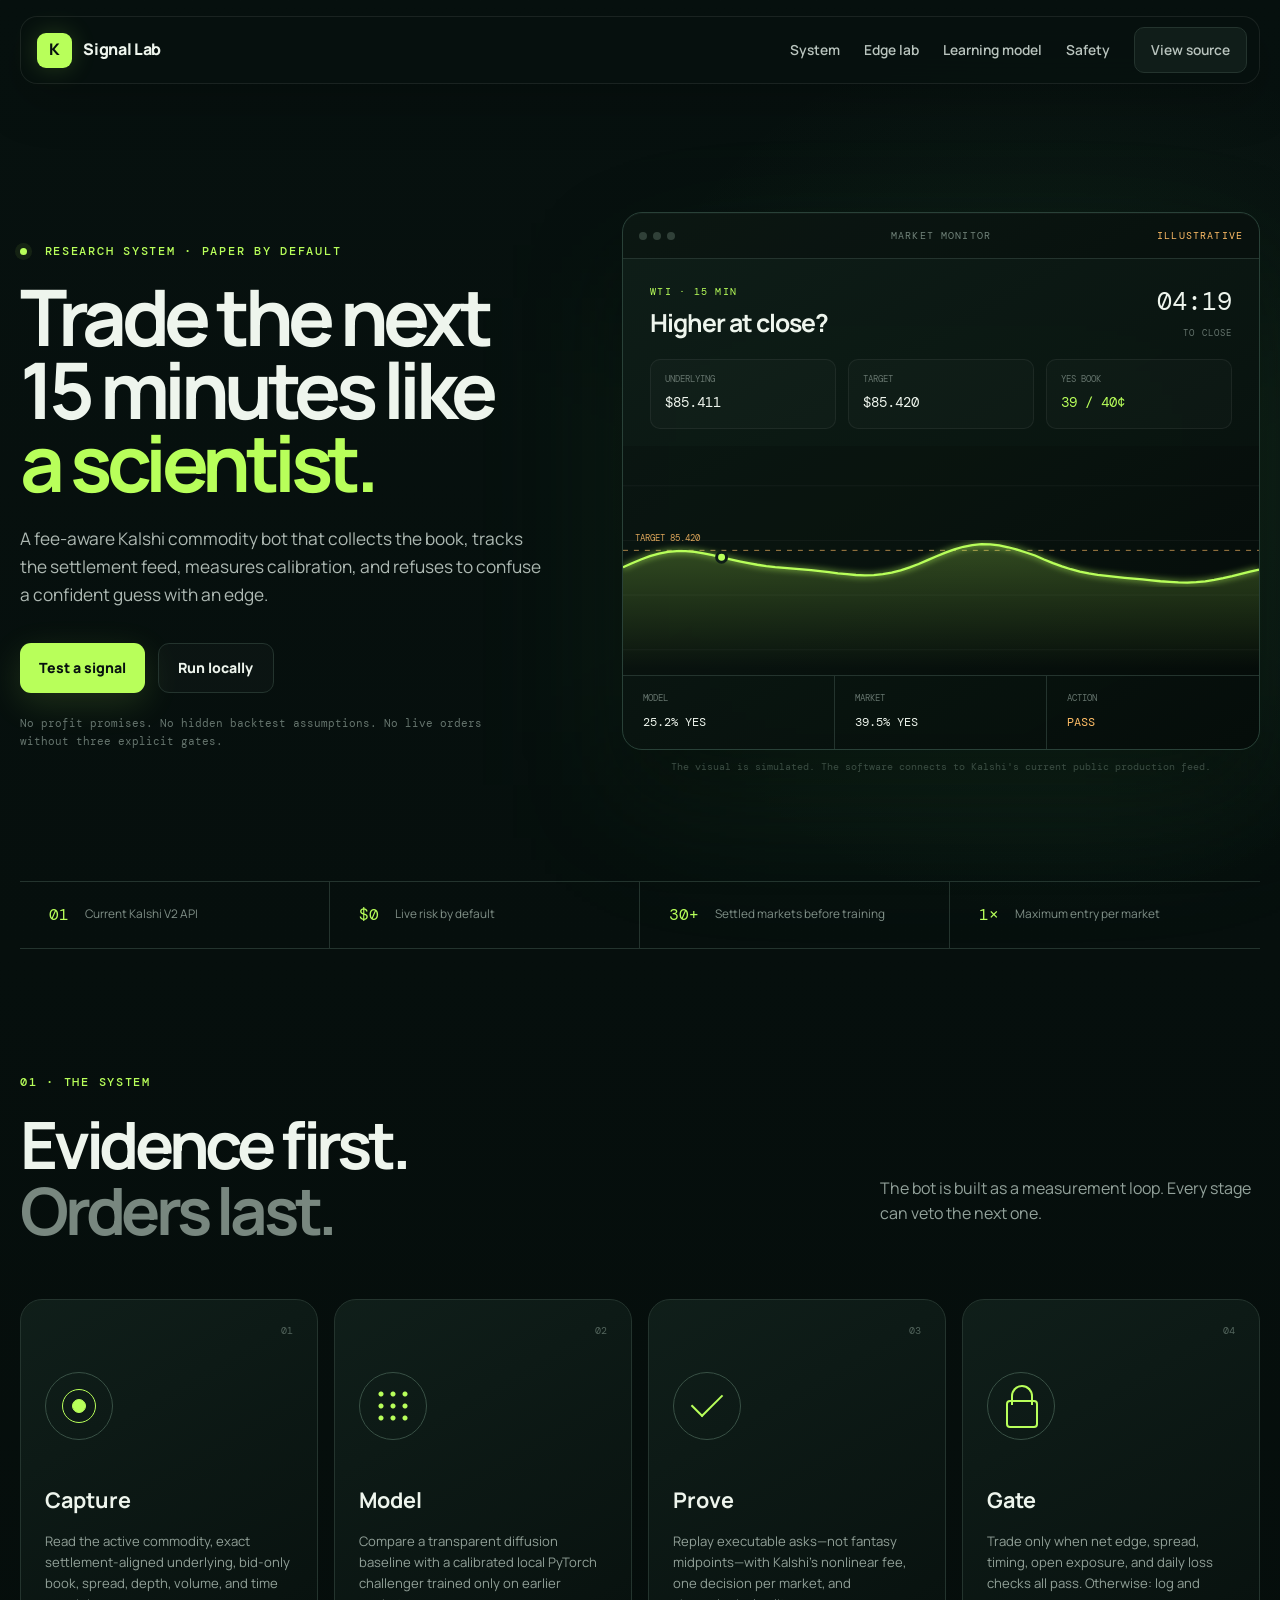
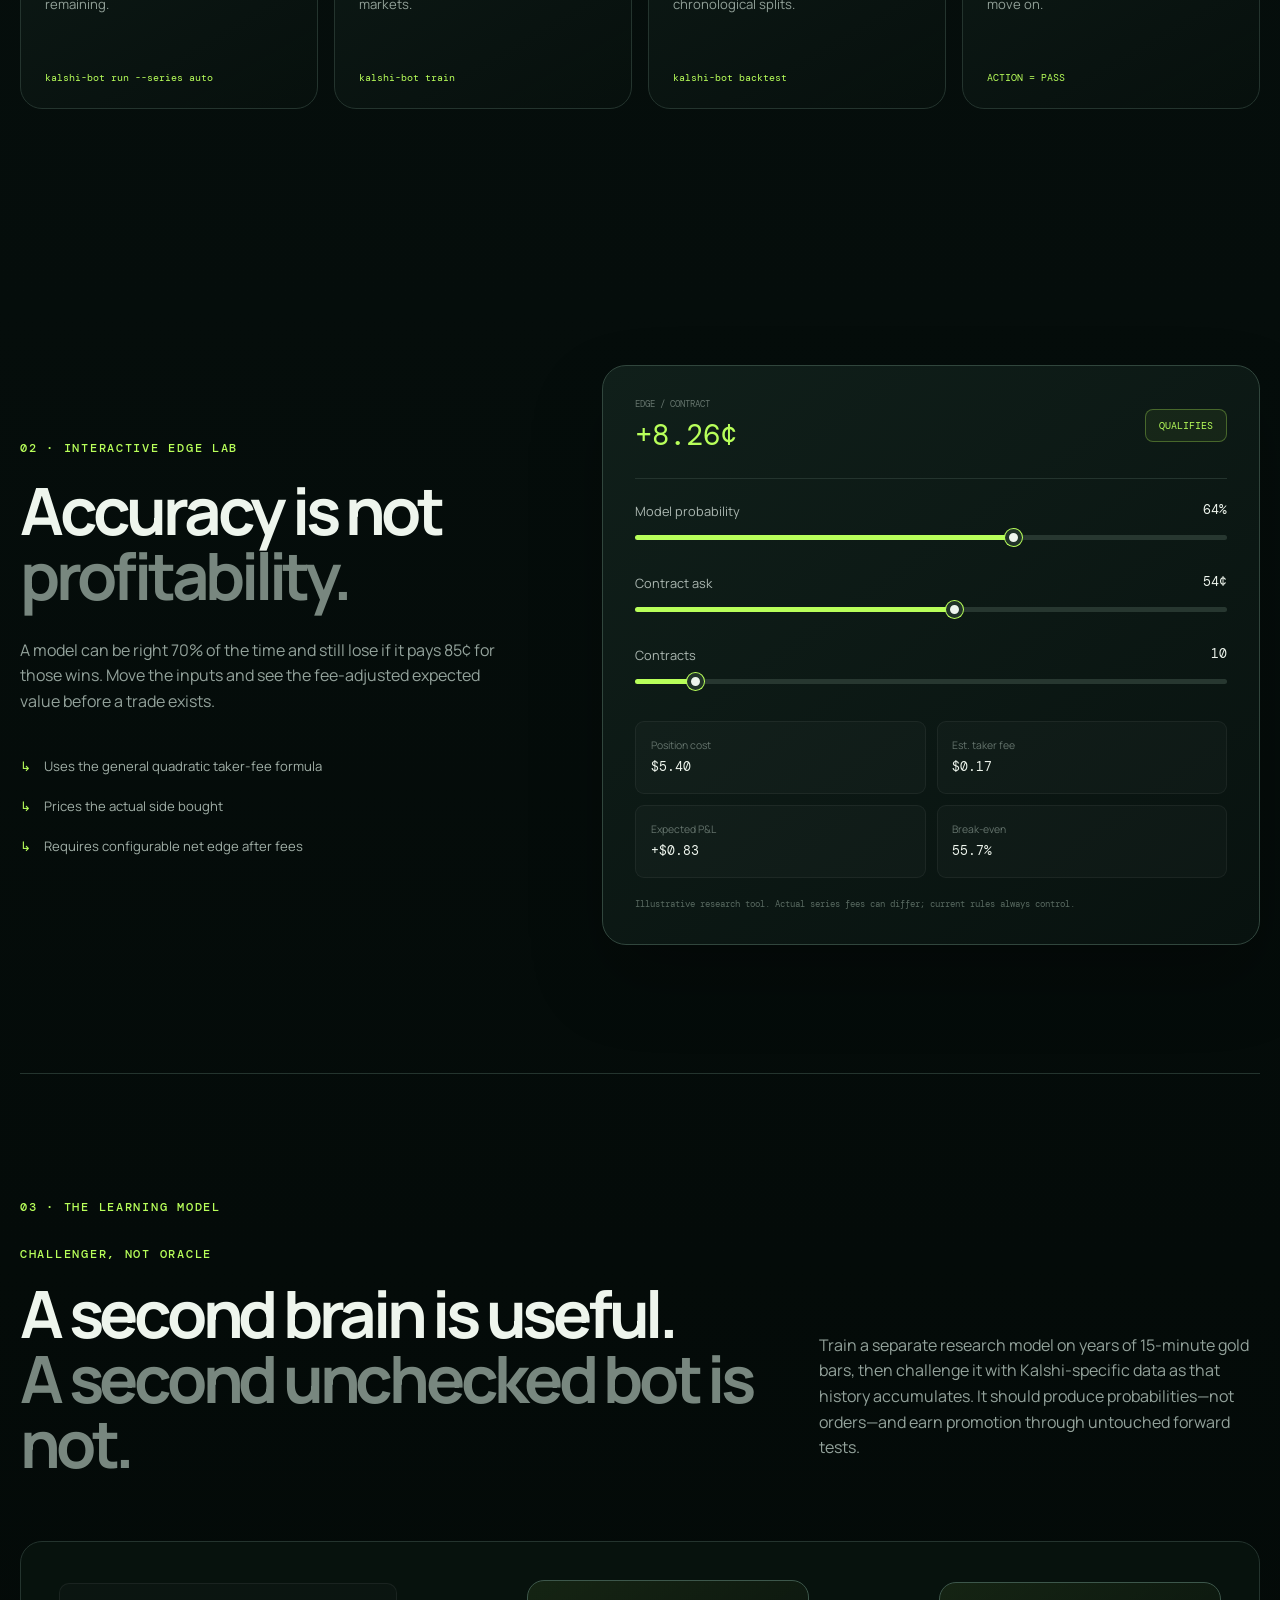
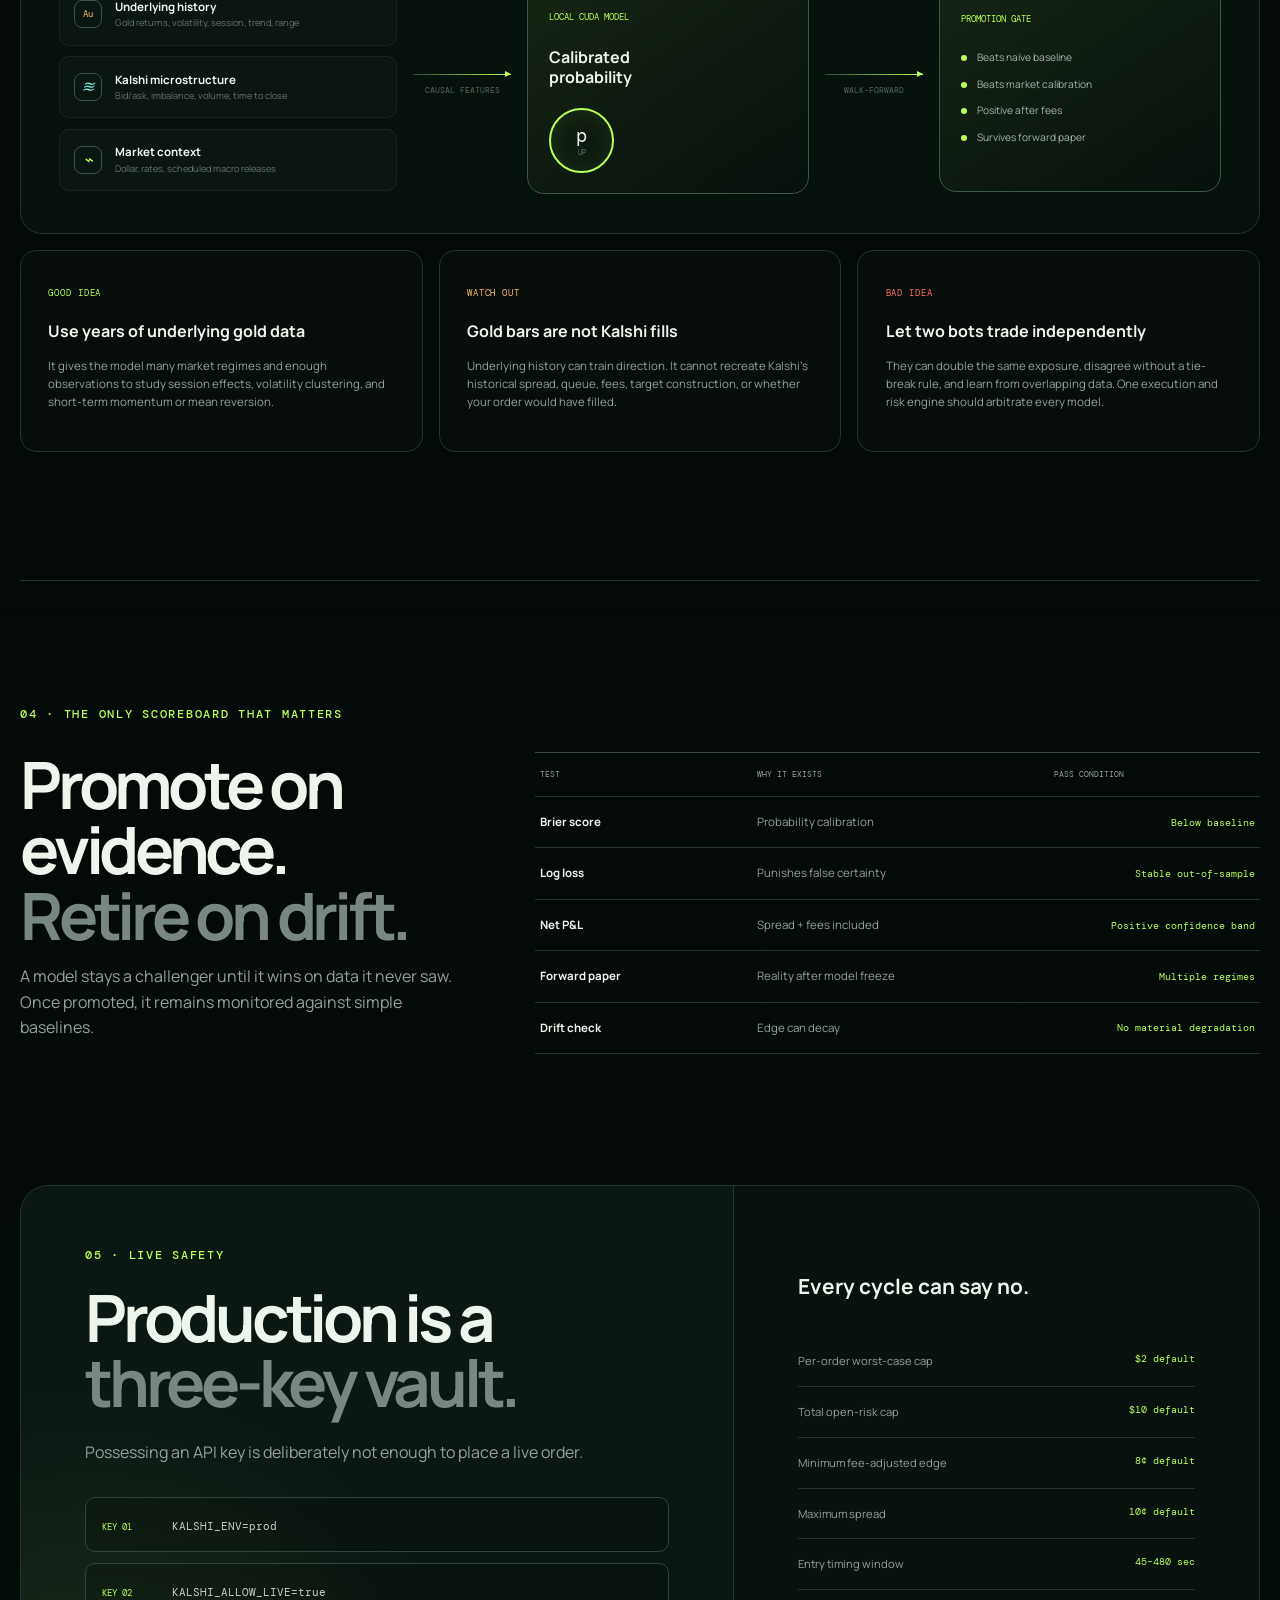
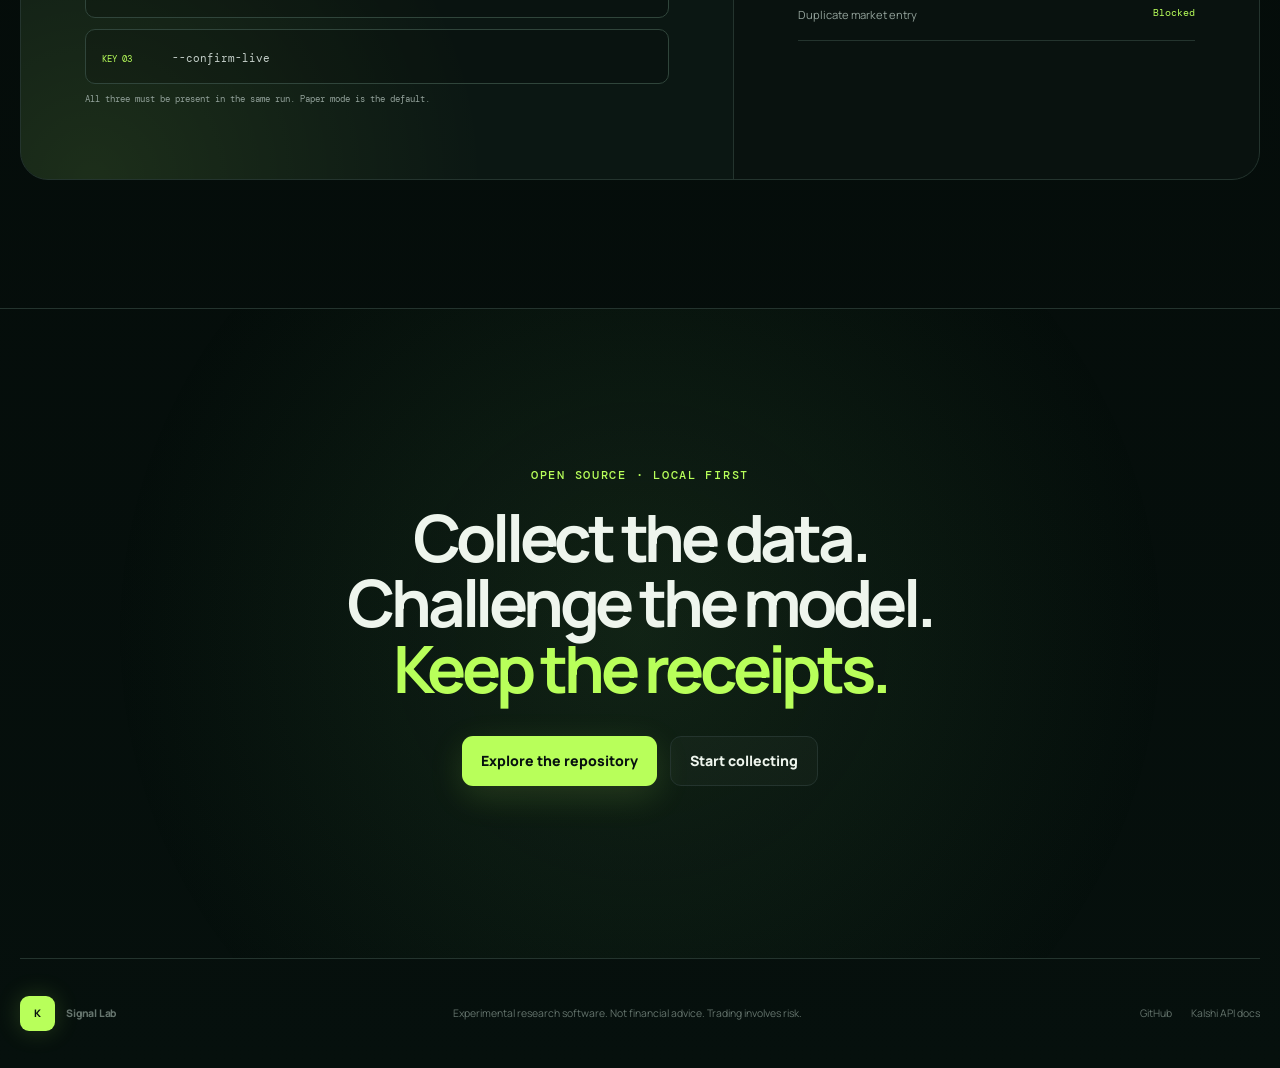
<file: docs/index.html>
<!doctype html>
<html lang="en">
  <head>
    <meta charset="utf-8" />
    <meta name="viewport" content="width=device-width, initial-scale=1" />
    <meta
      name="description"
      content="A research-first, fee-aware trading system for Kalshi's 15-minute commodity markets. Paper mode by default."
    />
    <meta name="theme-color" content="#07110f" />
    <meta property="og:title" content="Kalshi Signal Lab" />
    <meta
      property="og:description"
      content="Collect. Calibrate. Prove the edge. Then decide whether to trade."
    />
    <meta property="og:type" content="website" />
    <title>Kalshi Signal Lab — 15-minute commodity research</title>
    <link rel="stylesheet" href="styles.css" />
    <link rel="icon" href="data:image/svg+xml,<svg xmlns=%22http://www.w3.org/2000/svg%22 viewBox=%220 0 64 64%22><rect width=%2264%22 height=%2264%22 rx=%2215%22 fill=%22%2307110f%22/><path d=%22M15 43V21h8v8l9-8h11L31 32l14 11H33L23 34v9z%22 fill=%22%23b8ff5a%22/></svg>" />
  </head>
  <body>
    <a class="skip-link" href="#main">Skip to content</a>

    <header class="site-header">
      <a class="brand" href="#top" aria-label="Kalshi Signal Lab home">
        <span class="brand-mark" aria-hidden="true">K</span>
        <span>Signal Lab</span>
      </a>
      <button class="menu-button" type="button" aria-expanded="false" aria-controls="site-nav">
        <span></span><span></span><span></span>
        <span class="sr-only">Toggle navigation</span>
      </button>
      <nav id="site-nav" aria-label="Primary navigation">
        <a href="#system">System</a>
        <a href="#edge-lab">Edge lab</a>
        <a href="#learning-model">Learning model</a>
        <a href="#safety">Safety</a>
        <a class="nav-cta" href="https://github.com/Mitch123546/Kalshi-Trading-Bot">View source</a>
      </nav>
    </header>

    <main id="main">
      <section class="hero" id="top">
        <div class="hero-copy reveal">
          <p class="eyebrow"><span class="pulse-dot"></span> Research system · paper by default</p>
          <h1>Trade the next<br />15 minutes like<br /><em>a scientist.</em></h1>
          <p class="hero-lede">
            A fee-aware Kalshi commodity bot that collects the book, tracks the settlement
            feed, measures calibration, and refuses to confuse a confident guess with an edge.
          </p>
          <div class="hero-actions">
            <a class="button button-primary" href="#edge-lab">Test a signal</a>
            <a class="button button-secondary" href="https://github.com/Mitch123546/Kalshi-Trading-Bot#setup">Run locally</a>
          </div>
          <p class="hero-note">No profit promises. No hidden backtest assumptions. No live orders without three explicit gates.</p>
        </div>

        <div class="terminal-wrap reveal" aria-label="Illustrative WTI market monitor">
          <div class="terminal-glow"></div>
          <article class="terminal">
            <header class="terminal-header">
              <div class="window-dots" aria-hidden="true"><i></i><i></i><i></i></div>
              <span>MARKET MONITOR</span>
              <span class="demo-label">ILLUSTRATIVE</span>
            </header>
            <div class="market-heading">
              <div>
                <p>WTI · 15 MIN</p>
                <h2>Higher at close?</h2>
              </div>
              <div class="countdown"><span id="countdown">04:21</span><small>TO CLOSE</small></div>
            </div>
            <div class="quote-row">
              <div><small>UNDERLYING</small><strong id="spot-price">$85.386</strong></div>
              <div><small>TARGET</small><strong>$85.420</strong></div>
              <div><small>YES BOOK</small><strong class="acid">39 / 40¢</strong></div>
            </div>
            <svg class="market-chart" viewBox="0 0 640 230" role="img" aria-labelledby="chart-title chart-desc">
              <title id="chart-title">Illustrative underlying price versus target</title>
              <desc id="chart-desc">A simulated price line moving around a fixed target line.</desc>
              <defs>
                <linearGradient id="area-gradient" x1="0" x2="0" y1="0" y2="1">
                  <stop offset="0" stop-color="#b8ff5a" stop-opacity=".24" />
                  <stop offset="1" stop-color="#b8ff5a" stop-opacity="0" />
                </linearGradient>
                <filter id="line-glow"><feGaussianBlur stdDeviation="3" result="blur" /><feMerge><feMergeNode in="blur" /><feMergeNode in="SourceGraphic" /></feMerge></filter>
              </defs>
              <g class="grid-lines"><path d="M0 40H640M0 95H640M0 150H640M0 205H640" /></g>
              <path class="target-line" d="M0 105H640" />
              <text class="target-text" x="12" y="96">TARGET 85.420</text>
              <path id="area-path" class="area-path" d="" />
              <path id="price-path" class="price-path" d="" filter="url(#line-glow)" />
              <circle id="price-dot" class="price-dot" r="5" cx="0" cy="0" />
            </svg>
            <div class="signal-strip">
              <div><span>MODEL</span><strong>25.2% YES</strong></div>
              <div><span>MARKET</span><strong>39.5% YES</strong></div>
              <div class="signal-verdict"><span>ACTION</span><strong>PASS</strong></div>
            </div>
          </article>
          <p class="terminal-caption">The visual is simulated. The software connects to Kalshi's current public production feed.</p>
        </div>
      </section>

      <section class="proof-strip" aria-label="System facts">
        <div><strong>01</strong><span>Current Kalshi V2 API</span></div>
        <div><strong>$0</strong><span>Live risk by default</span></div>
        <div><strong>30+</strong><span>Settled markets before training</span></div>
        <div><strong>1×</strong><span>Maximum entry per market</span></div>
      </section>

      <section class="section system" id="system">
        <div class="section-kicker reveal">01 · The system</div>
        <div class="section-heading reveal">
          <h2>Evidence first.<br /><span>Orders last.</span></h2>
          <p>The bot is built as a measurement loop. Every stage can veto the next one.</p>
        </div>
        <div class="loop-grid">
          <article class="loop-card reveal">
            <span class="card-number">01</span>
            <div class="card-icon capture-icon" aria-hidden="true"></div>
            <h3>Capture</h3>
            <p>Read the active commodity, exact settlement-aligned underlying, bid-only book, spread, depth, volume, and time remaining.</p>
            <code>kalshi-bot run --series auto</code>
          </article>
          <article class="loop-card reveal">
            <span class="card-number">02</span>
            <div class="card-icon model-icon" aria-hidden="true"></div>
            <h3>Model</h3>
            <p>Compare a transparent diffusion baseline with a calibrated local PyTorch challenger trained only on earlier markets.</p>
            <code>kalshi-bot train</code>
          </article>
          <article class="loop-card reveal">
            <span class="card-number">03</span>
            <div class="card-icon prove-icon" aria-hidden="true"></div>
            <h3>Prove</h3>
            <p>Replay executable asks—not fantasy midpoints—with Kalshi's nonlinear fee, one decision per market, and chronological splits.</p>
            <code>kalshi-bot backtest</code>
          </article>
          <article class="loop-card reveal">
            <span class="card-number">04</span>
            <div class="card-icon gate-icon" aria-hidden="true"></div>
            <h3>Gate</h3>
            <p>Trade only when net edge, spread, timing, open exposure, and daily loss checks all pass. Otherwise: log and move on.</p>
            <code>ACTION = PASS</code>
          </article>
        </div>
      </section>

      <section class="section edge-section" id="edge-lab">
        <div class="edge-copy reveal">
          <div class="section-kicker">02 · Interactive edge lab</div>
          <h2>Accuracy is not<br /><span>profitability.</span></h2>
          <p>
            A model can be right 70% of the time and still lose if it pays 85¢ for those wins.
            Move the inputs and see the fee-adjusted expected value before a trade exists.
          </p>
          <ul class="plain-list">
            <li>Uses the general quadratic taker-fee formula</li>
            <li>Prices the actual side bought</li>
            <li>Requires configurable net edge after fees</li>
          </ul>
        </div>
        <div class="calculator reveal">
          <div class="calculator-top">
            <div><span>EDGE / CONTRACT</span><strong id="edge-output">+8.49¢</strong></div>
            <div id="lab-verdict" class="lab-verdict positive">QUALIFIES</div>
          </div>
          <label for="probability">
            <span>Model probability</span><output id="probability-output">64%</output>
          </label>
          <input id="probability" type="range" min="1" max="99" value="64" />
          <label for="ask-price">
            <span>Contract ask</span><output id="ask-output">54¢</output>
          </label>
          <input id="ask-price" type="range" min="1" max="99" value="54" />
          <label for="contracts">
            <span>Contracts</span><output id="contracts-output">10</output>
          </label>
          <input id="contracts" type="range" min="1" max="100" value="10" />
          <div class="calculation-grid">
            <div><span>Position cost</span><strong id="cost-output">$5.40</strong></div>
            <div><span>Est. taker fee</span><strong id="fee-output">$0.18</strong></div>
            <div><span>Expected P&amp;L</span><strong id="ev-output">+$0.85</strong></div>
            <div><span>Break-even</span><strong id="breakeven-output">55.8%</strong></div>
          </div>
          <p class="calculator-note">Illustrative research tool. Actual series fees can differ; current rules always control.</p>
        </div>
      </section>

      <section class="section learner" id="learning-model">
        <div class="section-kicker reveal">03 · The learning model</div>
        <div class="learner-intro reveal">
          <div>
            <p class="eyebrow eyebrow-static">CHALLENGER, NOT ORACLE</p>
            <h2>A second brain is useful.<br /><span>A second unchecked bot is not.</span></h2>
          </div>
          <p>
            Train a separate research model on years of 15-minute gold bars, then challenge it
            with Kalshi-specific data as that history accumulates. It should produce probabilities—not orders—and earn promotion through untouched forward tests.
          </p>
        </div>

        <div class="model-architecture reveal">
          <div class="data-stack">
            <article><i class="source-gold"></i><div><strong>Underlying history</strong><span>Gold returns, volatility, session, trend, range</span></div></article>
            <article><i class="source-book"></i><div><strong>Kalshi microstructure</strong><span>Bid/ask, imbalance, volume, time to close</span></div></article>
            <article><i class="source-context"></i><div><strong>Market context</strong><span>Dollar, rates, scheduled macro releases</span></div></article>
          </div>
          <div class="architecture-arrow" aria-hidden="true"><span></span><b>CAUSAL FEATURES</b></div>
          <div class="model-core">
            <span>LOCAL CUDA MODEL</span>
            <strong>Calibrated<br />probability</strong>
            <div class="probability-ring"><b>p</b><small>UP</small></div>
          </div>
          <div class="architecture-arrow" aria-hidden="true"><span></span><b>WALK-FORWARD</b></div>
          <div class="promotion-gate">
            <span>PROMOTION GATE</span>
            <ul>
              <li><i></i> Beats naïve baseline</li>
              <li><i></i> Beats market calibration</li>
              <li><i></i> Positive after fees</li>
              <li><i></i> Survives forward paper</li>
            </ul>
          </div>
        </div>

        <div class="warning-grid">
          <article class="warning-card good reveal">
            <span>GOOD IDEA</span>
            <h3>Use years of underlying gold data</h3>
            <p>It gives the model many market regimes and enough observations to study session effects, volatility clustering, and short-term momentum or mean reversion.</p>
          </article>
          <article class="warning-card caution reveal">
            <span>WATCH OUT</span>
            <h3>Gold bars are not Kalshi fills</h3>
            <p>Underlying history can train direction. It cannot recreate Kalshi's historical spread, queue, fees, target construction, or whether your order would have filled.</p>
          </article>
          <article class="warning-card danger reveal">
            <span>BAD IDEA</span>
            <h3>Let two bots trade independently</h3>
            <p>They can double the same exposure, disagree without a tie-break rule, and learn from overlapping data. One execution and risk engine should arbitrate every model.</p>
          </article>
        </div>
      </section>

      <section class="section scoreboard">
        <div class="section-kicker reveal">04 · The only scoreboard that matters</div>
        <div class="scoreboard-grid">
          <div class="score-copy reveal">
            <h2>Promote on evidence.<br /><span>Retire on drift.</span></h2>
            <p>A model stays a challenger until it wins on data it never saw. Once promoted, it remains monitored against simple baselines.</p>
          </div>
          <div class="metrics-table reveal" role="table" aria-label="Model evaluation metrics">
            <div class="metric-row metric-head" role="row"><span>TEST</span><span>WHY IT EXISTS</span><span>PASS CONDITION</span></div>
            <div class="metric-row" role="row"><strong>Brier score</strong><span>Probability calibration</span><b>Below baseline</b></div>
            <div class="metric-row" role="row"><strong>Log loss</strong><span>Punishes false certainty</span><b>Stable out-of-sample</b></div>
            <div class="metric-row" role="row"><strong>Net P&amp;L</strong><span>Spread + fees included</span><b>Positive confidence band</b></div>
            <div class="metric-row" role="row"><strong>Forward paper</strong><span>Reality after model freeze</span><b>Multiple regimes</b></div>
            <div class="metric-row" role="row"><strong>Drift check</strong><span>Edge can decay</span><b>No material degradation</b></div>
          </div>
        </div>
      </section>

      <section class="section safety" id="safety">
        <div class="safety-panel reveal">
          <div class="section-kicker">05 · Live safety</div>
          <h2>Production is a<br /><span>three-key vault.</span></h2>
          <p>Possessing an API key is deliberately not enough to place a live order.</p>
          <div class="vault-keys">
            <div><span>KEY 01</span><code>KALSHI_ENV=prod</code></div>
            <div><span>KEY 02</span><code>KALSHI_ALLOW_LIVE=true</code></div>
            <div><span>KEY 03</span><code>--confirm-live</code></div>
          </div>
          <p class="vault-note">All three must be present in the same run. Paper mode is the default.</p>
        </div>
        <div class="risk-limits reveal">
          <h3>Every cycle can say no.</h3>
          <ul>
            <li><span>Per-order worst-case cap</span><b>$2 default</b></li>
            <li><span>Total open-risk cap</span><b>$10 default</b></li>
            <li><span>Minimum fee-adjusted edge</span><b>8¢ default</b></li>
            <li><span>Maximum spread</span><b>10¢ default</b></li>
            <li><span>Entry timing window</span><b>45–480 sec</b></li>
            <li><span>Duplicate market entry</span><b>Blocked</b></li>
          </ul>
        </div>
      </section>

      <section class="final-cta">
        <div class="reveal">
          <p class="eyebrow eyebrow-static">OPEN SOURCE · LOCAL FIRST</p>
          <h2>Collect the data.<br />Challenge the model.<br /><em>Keep the receipts.</em></h2>
          <div class="hero-actions">
            <a class="button button-primary" href="https://github.com/Mitch123546/Kalshi-Trading-Bot">Explore the repository</a>
            <a class="button button-secondary" href="https://github.com/Mitch123546/Kalshi-Trading-Bot#collect-before-training">Start collecting</a>
          </div>
        </div>
      </section>
    </main>

    <footer>
      <a class="brand" href="#top"><span class="brand-mark">K</span><span>Signal Lab</span></a>
      <p>Experimental research software. Not financial advice. Trading involves risk.</p>
      <div><a href="https://github.com/Mitch123546/Kalshi-Trading-Bot">GitHub</a><a href="https://docs.kalshi.com/">Kalshi API docs</a></div>
    </footer>

    <script src="app.js"></script>
  </body>
</html>
</file>
<file: docs/styles.css>
@import url("https://fonts.googleapis.com/css2?family=DM+Mono:wght@400;500&family=Manrope:wght@400;500;600;700;800&display=swap");

:root {
  --ink: #eef5ed;
  --muted: #93a29b;
  --dim: #65746d;
  --bg: #07110f;
  --bg-deep: #030907;
  --panel: #0c1714;
  --panel-2: #101e19;
  --line: #24342e;
  --acid: #b8ff5a;
  --acid-2: #71e884;
  --cyan: #6cf2da;
  --amber: #ffbd66;
  --red: #ff6d65;
  --sans: "Manrope", system-ui, sans-serif;
  --mono: "DM Mono", ui-monospace, SFMono-Regular, Consolas, monospace;
  --radius: 22px;
  --max: 1240px;
}

* { box-sizing: border-box; }
html { scroll-behavior: smooth; }
body {
  margin: 0;
  color: var(--ink);
  background:
    radial-gradient(circle at 82% 8%, rgba(91, 180, 112, .10), transparent 28rem),
    linear-gradient(180deg, var(--bg) 0%, var(--bg-deep) 65%, #06100d 100%);
  font-family: var(--sans);
  line-height: 1.6;
  overflow-x: hidden;
}

body::before {
  content: "";
  position: fixed;
  inset: 0;
  pointer-events: none;
  opacity: .18;
  background-image: linear-gradient(rgba(255,255,255,.025) 1px, transparent 1px), linear-gradient(90deg, rgba(255,255,255,.02) 1px, transparent 1px);
  background-size: 48px 48px;
  mask-image: linear-gradient(to bottom, black, transparent 76%);
  z-index: -1;
}

a { color: inherit; }
button, input { font: inherit; }
.sr-only { position: absolute; width: 1px; height: 1px; padding: 0; margin: -1px; overflow: hidden; clip: rect(0,0,0,0); white-space: nowrap; border: 0; }
.skip-link { position: fixed; left: 1rem; top: -5rem; background: var(--acid); color: #07110f; padding: .7rem 1rem; z-index: 100; border-radius: 8px; }
.skip-link:focus { top: 1rem; }

.site-header {
  width: min(calc(100% - 2rem), var(--max));
  margin: 1rem auto 0;
  min-height: 68px;
  display: flex;
  align-items: center;
  justify-content: space-between;
  padding: .65rem .75rem .65rem 1rem;
  border: 1px solid rgba(255,255,255,.08);
  background: rgba(7,17,15,.78);
  backdrop-filter: blur(20px);
  border-radius: 17px;
  position: sticky;
  top: 1rem;
  z-index: 50;
  box-shadow: 0 16px 50px rgba(0,0,0,.24);
}

.brand { display: inline-flex; align-items: center; gap: .7rem; text-decoration: none; font-weight: 800; letter-spacing: -.02em; }
.brand-mark { display: grid; place-items: center; width: 35px; height: 35px; border-radius: 9px; color: #07110f; background: var(--acid); font-weight: 900; box-shadow: 0 0 24px rgba(184,255,90,.18); }
nav { display: flex; align-items: center; gap: 1.5rem; }
nav a { text-decoration: none; color: #b9c4be; font-size: .86rem; font-weight: 600; }
nav a:hover { color: var(--ink); }
.nav-cta { padding: .67rem 1rem; border: 1px solid var(--line); border-radius: 10px; background: #101d19; }
.menu-button { display: none; border: 0; background: transparent; padding: .7rem; }
.menu-button span:not(.sr-only) { display: block; width: 22px; height: 2px; margin: 4px; background: var(--ink); }

.hero {
  width: min(calc(100% - 2rem), var(--max));
  min-height: 780px;
  margin: 0 auto;
  padding: 8rem 0 6rem;
  display: grid;
  grid-template-columns: .9fr 1.1fr;
  align-items: center;
  gap: 5rem;
}

.eyebrow, .section-kicker { font: 500 .72rem/1 var(--mono); letter-spacing: .15em; text-transform: uppercase; color: var(--acid); }
.pulse-dot { display: inline-block; width: 7px; height: 7px; border-radius: 50%; background: var(--acid); margin-right: .55rem; box-shadow: 0 0 0 5px rgba(184,255,90,.08); animation: pulse 2.2s infinite; }
@keyframes pulse { 50% { box-shadow: 0 0 0 9px rgba(184,255,90,0); } }
.hero h1 { margin: 1.35rem 0 1.6rem; font-size: clamp(3.4rem, 6.1vw, 6.7rem); line-height: .94; letter-spacing: -.07em; font-weight: 700; }
h1 em, h2 em { color: var(--acid); font-style: normal; }
.hero-lede { max-width: 590px; color: #aeb9b3; font-size: 1.08rem; }
.hero-actions { display: flex; flex-wrap: wrap; gap: .8rem; margin: 2.2rem 0 1.4rem; }
.button { display: inline-flex; justify-content: center; align-items: center; min-height: 48px; padding: .78rem 1.2rem; border-radius: 11px; text-decoration: none; font-size: .88rem; font-weight: 800; transition: transform .2s ease, border-color .2s ease, box-shadow .2s ease; }
.button:hover { transform: translateY(-2px); }
.button-primary { color: #07110f; background: var(--acid); box-shadow: 0 10px 35px rgba(184,255,90,.14); }
.button-secondary { border: 1px solid var(--line); background: rgba(255,255,255,.025); color: var(--ink); }
.button-secondary:hover { border-color: #52645c; }
.hero-note { color: var(--dim); font: .7rem/1.6 var(--mono); max-width: 500px; }

.terminal-wrap { position: relative; }
.terminal-glow { position: absolute; inset: 15% 3% 0; background: rgba(83, 222, 121, .13); filter: blur(80px); }
.terminal { position: relative; border: 1px solid #294138; background: linear-gradient(150deg, rgba(15,31,25,.97), rgba(5,13,10,.98)); border-radius: 20px; box-shadow: 0 45px 90px rgba(0,0,0,.42), inset 0 1px rgba(255,255,255,.04); overflow: hidden; }
.terminal-header { height: 46px; display: grid; grid-template-columns: 1fr auto 1fr; align-items: center; padding: 0 1rem; background: rgba(0,0,0,.25); border-bottom: 1px solid var(--line); color: #71837a; font: .6rem var(--mono); letter-spacing: .12em; }
.window-dots { display: flex; gap: 6px; }
.window-dots i { width: 8px; height: 8px; border-radius: 50%; background: #304038; }
.demo-label { justify-self: end; color: var(--amber); }
.market-heading { display: flex; justify-content: space-between; padding: 1.6rem 1.7rem 1rem; }
.market-heading p { margin: 0 0 .35rem; color: var(--acid); font: .65rem var(--mono); letter-spacing: .12em; }
.market-heading h2 { margin: 0; font-size: 1.55rem; letter-spacing: -.04em; }
.countdown { text-align: right; }
.countdown span { display: block; font: 1.55rem var(--mono); }
.countdown small { color: var(--dim); font: .55rem var(--mono); letter-spacing: .12em; }
.quote-row { display: grid; grid-template-columns: repeat(3, 1fr); padding: 0 1.7rem 1.1rem; gap: .8rem; }
.quote-row div { padding: .8rem .85rem; border: 1px solid rgba(255,255,255,.06); background: rgba(255,255,255,.02); border-radius: 10px; }
.quote-row small { display: block; margin-bottom: .25rem; color: var(--dim); font: .55rem var(--mono); }
.quote-row strong { font: .86rem var(--mono); }
.acid { color: var(--acid); }
.market-chart { display: block; width: 100%; height: auto; background: rgba(0,0,0,.15); }
.grid-lines path { stroke: rgba(255,255,255,.045); stroke-width: 1; }
.target-line { stroke: var(--amber); stroke-width: 1; stroke-dasharray: 5 6; opacity: .65; }
.target-text { fill: var(--amber); font: 9px var(--mono); opacity: .85; }
.area-path { fill: url(#area-gradient); }
.price-path { fill: none; stroke: var(--acid); stroke-width: 2.3; vector-effect: non-scaling-stroke; }
.price-dot { fill: var(--acid); stroke: #0d1c17; stroke-width: 3; }
.signal-strip { display: grid; grid-template-columns: repeat(3, 1fr); border-top: 1px solid var(--line); }
.signal-strip div { padding: 1rem 1.25rem; border-right: 1px solid var(--line); }
.signal-strip div:last-child { border: 0; }
.signal-strip span { display: block; color: var(--dim); font: .55rem var(--mono); margin-bottom: .25rem; }
.signal-strip strong { font: .73rem var(--mono); }
.signal-verdict strong { color: var(--amber); }
.terminal-caption { color: #56675f; font: .62rem/1.5 var(--mono); text-align: center; }

.proof-strip { max-width: var(--max); margin: 0 auto; display: grid; grid-template-columns: repeat(4, 1fr); border-top: 1px solid var(--line); border-bottom: 1px solid var(--line); }
.proof-strip div { padding: 1.4rem 1.8rem; display: flex; align-items: center; gap: 1rem; border-right: 1px solid var(--line); }
.proof-strip div:last-child { border: 0; }
.proof-strip strong { color: var(--acid); font: 1rem var(--mono); }
.proof-strip span { color: #819088; font-size: .74rem; }

.section { width: min(calc(100% - 2rem), var(--max)); margin: 0 auto; padding: 8rem 0; }
.section-heading { display: flex; justify-content: space-between; align-items: end; margin: 1.5rem 0 3.5rem; }
.section h2, .final-cta h2 { margin: 0; font-size: clamp(2.7rem, 5.1vw, 5.4rem); line-height: 1; letter-spacing: -.065em; }
.section h2 span, .final-cta h2 span { color: #78877f; }
.section-heading p { max-width: 380px; color: var(--muted); }

.loop-grid { display: grid; grid-template-columns: repeat(4, 1fr); gap: 1rem; }
.loop-card { min-height: 410px; padding: 1.5rem; display: flex; flex-direction: column; border: 1px solid var(--line); border-radius: var(--radius); background: linear-gradient(150deg, rgba(17,32,27,.92), rgba(8,17,14,.85)); transition: transform .25s ease, border-color .25s ease; }
.loop-card:hover { transform: translateY(-6px); border-color: #40564d; }
.card-number { align-self: end; color: #53655d; font: .65rem var(--mono); }
.card-icon { width: 68px; height: 68px; margin: 2.2rem 0 2.7rem; position: relative; border: 1px solid #385045; border-radius: 50%; }
.capture-icon::before, .capture-icon::after { content: ""; position: absolute; border: 1px solid var(--acid); border-radius: 50%; inset: 16px; }
.capture-icon::after { inset: 26px; background: var(--acid); }
.model-icon::before { content: ""; position: absolute; inset: 15px; background: radial-gradient(circle, var(--acid) 2px, transparent 3px); background-size: 12px 12px; }
.prove-icon::before { content: ""; position: absolute; width: 28px; height: 14px; border-left: 2px solid var(--acid); border-bottom: 2px solid var(--acid); transform: rotate(-45deg); left: 18px; top: 20px; }
.gate-icon::before { content: ""; position: absolute; width: 28px; height: 24px; border: 2px solid var(--acid); border-radius: 4px; left: 18px; top: 27px; }
.gate-icon::after { content: ""; position: absolute; width: 18px; height: 18px; border: 2px solid var(--acid); border-bottom: 0; border-radius: 12px 12px 0 0; left: 23px; top: 12px; }
.loop-card h3 { margin: 0; font-size: 1.35rem; }
.loop-card p { color: #91a098; font-size: .82rem; }
.loop-card code { margin-top: auto; color: var(--acid); font: .62rem var(--mono); }

.edge-section { display: grid; grid-template-columns: .85fr 1.15fr; gap: 6rem; align-items: center; }
.edge-copy h2 { margin: 1.5rem 0 1.8rem; }
.edge-copy > p { color: var(--muted); max-width: 510px; }
.plain-list { list-style: none; padding: 0; margin: 2rem 0 0; }
.plain-list li { padding: .6rem 0; color: #a1afa7; font-size: .82rem; }
.plain-list li::before { content: "↳"; color: var(--acid); margin-right: .8rem; }
.calculator { padding: 2rem; border: 1px solid #31463d; border-radius: 24px; background: linear-gradient(145deg, #101f1a, #08120f); box-shadow: 0 35px 70px rgba(0,0,0,.26); }
.calculator-top { display: flex; justify-content: space-between; align-items: center; padding-bottom: 1.5rem; margin-bottom: 1.4rem; border-bottom: 1px solid var(--line); }
.calculator-top span { display: block; color: var(--dim); font: .58rem var(--mono); }
.calculator-top strong { display: block; margin-top: .35rem; color: var(--acid); font: 1.8rem var(--mono); }
.lab-verdict { padding: .55rem .8rem; border-radius: 8px; font: .62rem var(--mono); }
.lab-verdict.positive { color: var(--acid); border: 1px solid rgba(184,255,90,.3); background: rgba(184,255,90,.06); }
.lab-verdict.negative { color: var(--amber); border: 1px solid rgba(255,189,102,.3); background: rgba(255,189,102,.06); }
.calculator label { display: flex; justify-content: space-between; margin-top: 1.2rem; color: #aab6b0; font-size: .8rem; }
.calculator output { color: var(--ink); font: .8rem var(--mono); }
input[type="range"] { width: 100%; height: 5px; margin: .85rem 0; appearance: none; border-radius: 10px; background: linear-gradient(90deg, var(--acid) var(--fill, 50%), #273730 var(--fill, 50%)); }
input[type="range"]::-webkit-slider-thumb { appearance: none; width: 17px; height: 17px; border-radius: 50%; background: var(--ink); border: 4px solid #213329; box-shadow: 0 0 0 1px var(--acid); cursor: pointer; }
.calculation-grid { display: grid; grid-template-columns: repeat(2, 1fr); gap: .7rem; margin-top: 1.5rem; }
.calculation-grid div { padding: .9rem; border-radius: 9px; background: rgba(255,255,255,.025); border: 1px solid rgba(255,255,255,.05); }
.calculation-grid span { display: block; color: var(--dim); font-size: .65rem; }
.calculation-grid strong { font: .83rem var(--mono); }
.calculator-note { margin: 1.2rem 0 0; color: #596a61; font: .58rem/1.5 var(--mono); }

.learner { border-top: 1px solid var(--line); }
.learner-intro { display: grid; grid-template-columns: 1.25fr .75fr; gap: 4rem; align-items: end; margin: 1.5rem 0 4rem; }
.eyebrow-static { margin-bottom: 1.3rem; }
.learner-intro > p { color: var(--muted); }
.model-architecture { display: grid; grid-template-columns: 1.2fr .35fr 1fr .35fr 1fr; gap: 1rem; align-items: center; padding: 2.4rem; border: 1px solid var(--line); border-radius: var(--radius); background: rgba(9,20,16,.8); }
.data-stack { display: grid; gap: .65rem; }
.data-stack article { display: flex; gap: .8rem; align-items: center; padding: .85rem; border: 1px solid rgba(255,255,255,.06); border-radius: 10px; background: rgba(255,255,255,.02); }
.data-stack i { width: 28px; height: 28px; border: 1px solid #3b5348; border-radius: 8px; flex: 0 0 auto; position: relative; }
.source-gold::after { content: "Au"; position: absolute; inset: 0; display: grid; place-items: center; color: var(--amber); font: .55rem var(--mono); }
.source-book::after { content: "≋"; position: absolute; inset: 0; display: grid; place-items: center; color: var(--cyan); }
.source-context::after { content: "⌁"; position: absolute; inset: 0; display: grid; place-items: center; color: var(--acid); }
.data-stack strong, .data-stack span { display: block; }
.data-stack strong { font-size: .72rem; }
.data-stack span { color: var(--dim); font-size: .58rem; }
.architecture-arrow { text-align: center; }
.architecture-arrow span { display: block; height: 1px; background: linear-gradient(90deg, #30483d, var(--acid)); position: relative; }
.architecture-arrow span::after { content: ""; position: absolute; right: 0; top: -3px; border-left: 6px solid var(--acid); border-top: 3px solid transparent; border-bottom: 3px solid transparent; }
.architecture-arrow b { color: #54675d; font: .48rem var(--mono); }
.model-core, .promotion-gate { min-height: 210px; padding: 1.3rem; border: 1px solid #3d574b; border-radius: 17px; background: linear-gradient(145deg, rgba(184,255,90,.08), transparent); }
.model-core > span, .promotion-gate > span { color: var(--acid); font: .56rem var(--mono); }
.model-core > strong { display: block; margin: 1.3rem 0; line-height: 1.2; }
.probability-ring { width: 65px; height: 65px; border: 2px solid var(--acid); border-radius: 50%; display: grid; place-content: center; text-align: center; box-shadow: inset 0 0 25px rgba(184,255,90,.08); }
.probability-ring b { font: 1.2rem var(--mono); }
.probability-ring small { color: var(--dim); font: .45rem var(--mono); }
.promotion-gate ul { list-style: none; padding: 0; margin: 1.2rem 0 0; }
.promotion-gate li { margin: .65rem 0; color: #a7b5ad; font-size: .64rem; }
.promotion-gate i { display: inline-block; width: 6px; height: 6px; background: var(--acid); border-radius: 50%; margin-right: .5rem; }
.warning-grid { display: grid; grid-template-columns: repeat(3, 1fr); gap: 1rem; margin-top: 1rem; }
.warning-card { padding: 1.7rem; border-radius: 16px; border: 1px solid var(--line); background: rgba(255,255,255,.018); }
.warning-card > span { font: .57rem var(--mono); letter-spacing: .1em; }
.warning-card h3 { margin: 1rem 0 .6rem; font-size: 1rem; }
.warning-card p { color: var(--muted); font-size: .72rem; }
.warning-card.good > span { color: var(--acid); }
.warning-card.caution > span { color: var(--amber); }
.warning-card.danger > span { color: var(--red); }

.scoreboard { border-top: 1px solid var(--line); }
.scoreboard-grid { display: grid; grid-template-columns: .75fr 1.25fr; gap: 5rem; margin-top: 2rem; align-items: start; }
.score-copy p { color: var(--muted); max-width: 450px; }
.metrics-table { border-top: 1px solid #3a4d44; }
.metric-row { display: grid; grid-template-columns: 1fr 1.4fr 1fr; gap: 1rem; padding: 1rem .3rem; align-items: center; border-bottom: 1px solid var(--line); font-size: .72rem; }
.metric-row span { color: var(--muted); }
.metric-row b { color: var(--acid); font: .6rem var(--mono); text-align: right; }
.metric-head { color: var(--dim); font: .52rem var(--mono); }

.safety { display: grid; grid-template-columns: 1.15fr .85fr; padding: 0; margin-bottom: 8rem; border: 1px solid var(--line); border-radius: 28px; overflow: hidden; background: #0b1713; }
.safety-panel, .risk-limits { padding: 4rem; }
.safety-panel { background: radial-gradient(circle at 10% 100%, rgba(184,255,90,.1), transparent 45%); }
.safety-panel h2 { margin: 1.5rem 0; }
.safety-panel > p { color: var(--muted); }
.vault-keys { display: grid; gap: .7rem; margin-top: 2rem; }
.vault-keys div { padding: .85rem 1rem; border: 1px solid #30453b; border-radius: 10px; background: rgba(0,0,0,.18); }
.vault-keys span { display: inline-block; width: 70px; color: var(--acid); font: .55rem var(--mono); }
.vault-keys code { color: #c3cec8; font: .7rem var(--mono); }
.vault-note { font: .58rem var(--mono); }
.risk-limits { background: rgba(0,0,0,.2); border-left: 1px solid var(--line); }
.risk-limits h3 { font-size: 1.3rem; }
.risk-limits ul { list-style: none; padding: 0; margin: 2rem 0 0; }
.risk-limits li { display: flex; justify-content: space-between; gap: 1rem; padding: 1rem 0; border-bottom: 1px solid var(--line); font-size: .7rem; }
.risk-limits li span { color: var(--muted); }
.risk-limits li b { color: var(--acid); font: .62rem var(--mono); text-align: right; }

.final-cta { min-height: 650px; display: grid; place-items: center; text-align: center; padding: 6rem 1rem; background: radial-gradient(circle, rgba(97,173,90,.13), transparent 33rem); border-top: 1px solid var(--line); }
.final-cta h2 { margin: 1.5rem 0; }
.final-cta .hero-actions { justify-content: center; }
footer { width: min(calc(100% - 2rem), var(--max)); margin: 0 auto; min-height: 110px; display: flex; align-items: center; justify-content: space-between; gap: 2rem; border-top: 1px solid var(--line); color: var(--dim); font-size: .65rem; }
footer div { display: flex; gap: 1.2rem; }
footer a { text-decoration: none; }

.reveal { opacity: 0; transform: translateY(20px); transition: opacity .75s ease, transform .75s cubic-bezier(.2,.7,.2,1); }
.reveal.visible { opacity: 1; transform: none; }

@media (max-width: 1050px) {
  .hero { grid-template-columns: 1fr; padding-top: 6rem; gap: 3rem; }
  .terminal-wrap { max-width: 760px; }
  .loop-grid { grid-template-columns: repeat(2, 1fr); }
  .edge-section, .scoreboard-grid { grid-template-columns: 1fr; gap: 3rem; }
  .model-architecture { grid-template-columns: 1fr; }
  .architecture-arrow { transform: rotate(90deg); width: 70px; margin: 1rem auto; }
  .architecture-arrow b { display: none; }
  .model-core, .promotion-gate { min-height: auto; }
  .safety { grid-template-columns: 1fr; }
  .risk-limits { border-left: 0; border-top: 1px solid var(--line); }
}

@media (max-width: 760px) {
  .site-header { top: .5rem; }
  .menu-button { display: block; }
  nav { position: absolute; left: 0; right: 0; top: calc(100% + .5rem); display: none; padding: 1rem; flex-direction: column; align-items: stretch; border: 1px solid var(--line); background: #0b1713; border-radius: 14px; box-shadow: 0 20px 40px rgba(0,0,0,.4); }
  nav.open { display: flex; }
  nav a { padding: .55rem; }
  .hero { min-height: auto; padding: 5rem 0; }
  .hero h1 { font-size: clamp(3rem, 16vw, 5rem); }
  .quote-row { grid-template-columns: 1fr; }
  .market-chart { min-height: 180px; }
  .signal-strip { grid-template-columns: 1fr; }
  .signal-strip div { border-right: 0; border-bottom: 1px solid var(--line); }
  .proof-strip { grid-template-columns: repeat(2, 1fr); }
  .proof-strip div:nth-child(2) { border-right: 0; }
  .proof-strip div:nth-child(-n+2) { border-bottom: 1px solid var(--line); }
  .section { padding: 5.5rem 0; }
  .section-heading, .learner-intro { display: block; }
  .section-heading p, .learner-intro > p { margin-top: 2rem; }
  .loop-grid, .warning-grid { grid-template-columns: 1fr; }
  .loop-card { min-height: 340px; }
  .edge-section { gap: 3rem; }
  .calculator { padding: 1.25rem; }
  .learner-intro { margin-bottom: 2rem; }
  .model-architecture { padding: 1.2rem; }
  .metric-row { grid-template-columns: .85fr 1.15fr; }
  .metric-row > *:last-child { grid-column: 2; text-align: left; }
  .metric-head > *:last-child { display: none; }
  .safety-panel, .risk-limits { padding: 2rem 1.3rem; }
  .vault-keys code { font-size: .57rem; }
  footer { padding: 2rem 0; flex-direction: column; text-align: center; }
}

@media (prefers-reduced-motion: reduce) {
  html { scroll-behavior: auto; }
  *, *::before, *::after { animation-duration: .01ms !important; animation-iteration-count: 1 !important; transition-duration: .01ms !important; }
  .reveal { opacity: 1; transform: none; }
}
</file>
